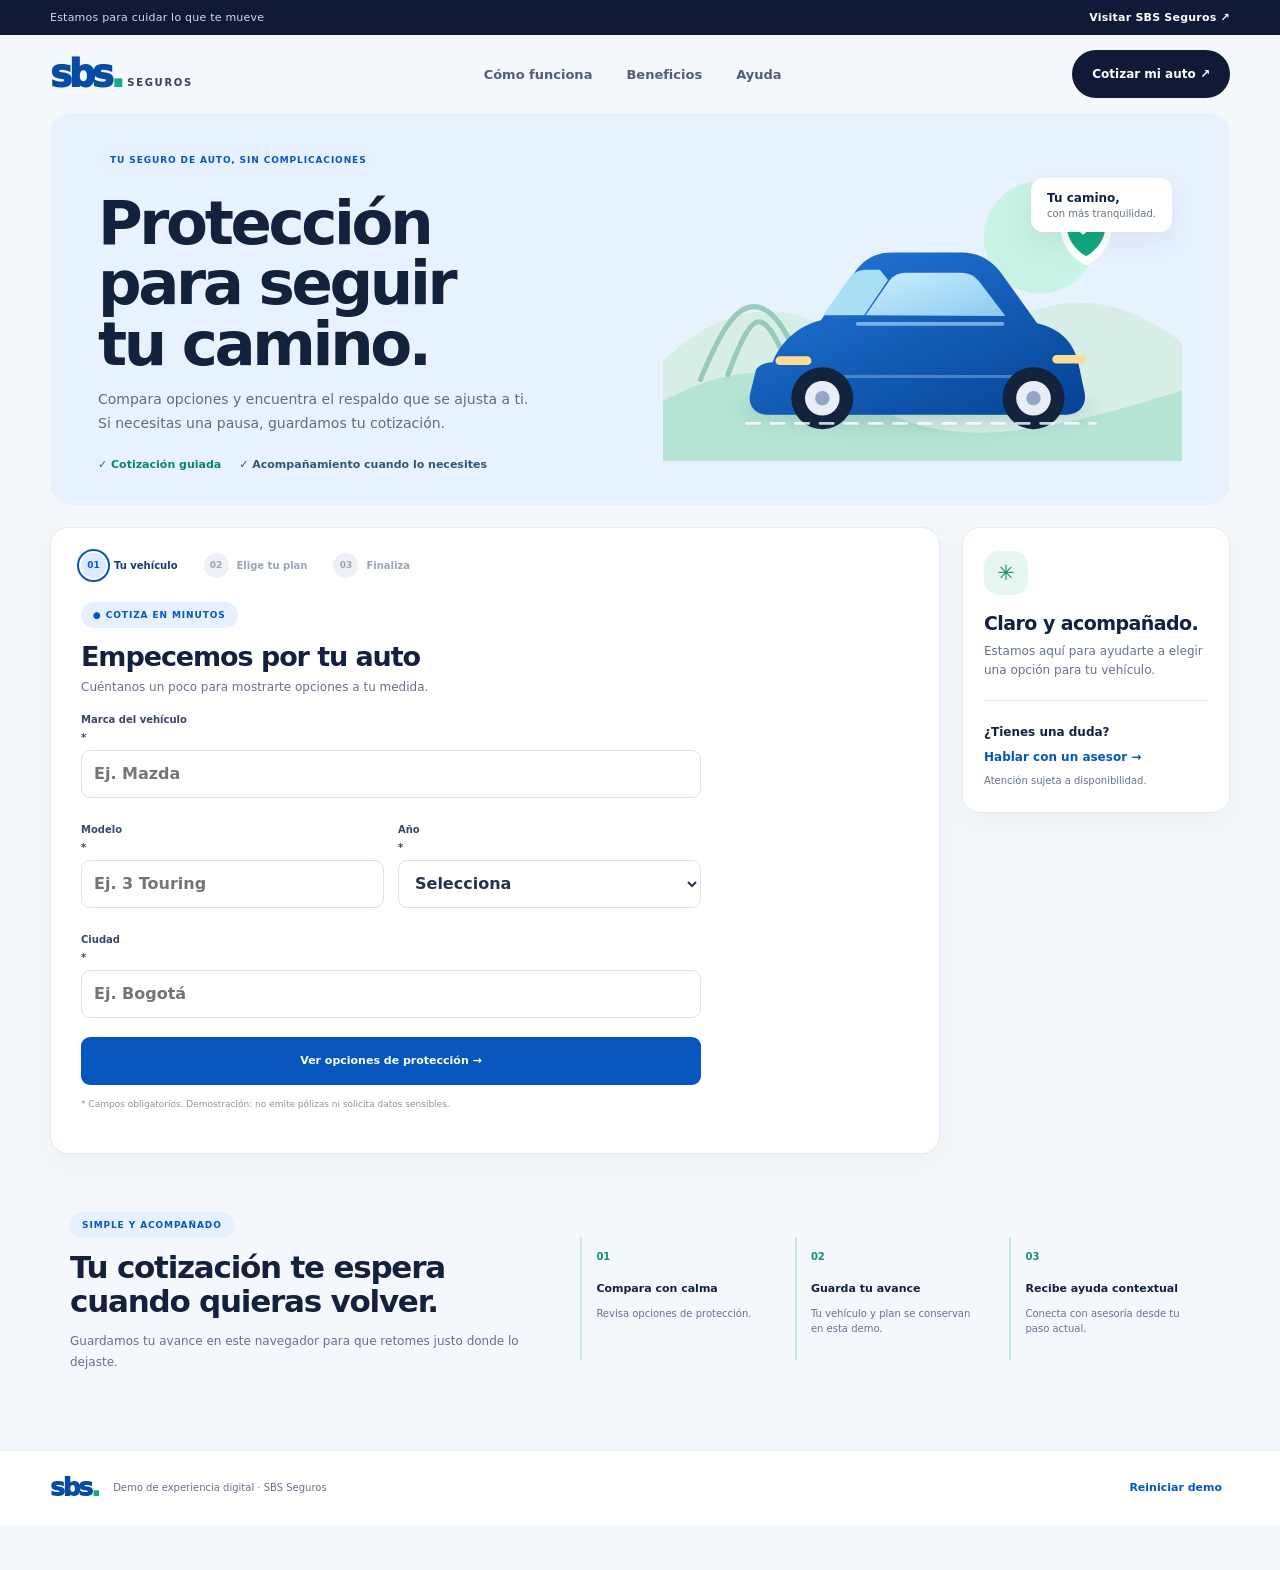
<file: index.html>
<!doctype html>
<html lang="es-CO">
<head>
  <meta charset="utf-8" />
  <meta name="viewport" content="width=device-width, initial-scale=1" />
  <meta name="theme-color" content="#0756bd" />
  <title>SBS Seguros | Cotiza tu seguro de auto</title>
  <meta name="description" content="Demo interactiva para cotizar un seguro de auto y retomar una cotización guardada con ayuda contextual." />
  <link rel="icon" href="assets/icon.svg" />
  <link rel="stylesheet" href="styles.css" />

  <!-- GENESYS_SNIPPET_START -->
  <script type="text/javascript" charset="utf-8">
    (function (g, e, n, es, ys) {
      g['_genesysJs'] = e;
      g[e] = g[e] || function () { (g[e].q = g[e].q || []).push(arguments); };
      g[e].t = 1 * new Date(); g[e].c = es;
      ys = document.createElement('script'); ys.async = 1; ys.src = n; ys.charset = 'utf-8'; document.head.appendChild(ys);
    })(window, 'Genesys', 'https://apps.usw2.pure.cloud/genesys-bootstrap/genesys.min.js', {
      environment: 'prod-usw2',
      deploymentId: '2e9f24de-f485-4627-b74e-2813a06ab595'
    });
  </script>
  <!-- GENESYS_SNIPPET_END -->
</head>
<body>
  <header id="header"></header>
  <main id="app"></main>
  <footer id="footer"></footer>
  <div id="modalRoot"></div>
  <div id="toastRoot" role="status" aria-live="polite" aria-atomic="true"></div>
  <button id="controlToggle" class="control-toggle" type="button" title="Shift + D">●</button>
  <aside id="controlPanel" class="control-panel" aria-hidden="true"></aside>
  <script src="app.js"></script>
</body>
</html>
</file>
<file: styles.css>
:root{--navy:#101a36;--ink:#14213d;--muted:#66728b;--paper:#f4f7fb;--blue:#0756bd;--blue2:#1248a3;--mint:#c7f4e5;--line:#e4eaf2;--white:#fff;--gold:#ffd376;font-family:Inter,ui-sans-serif,system-ui,-apple-system,BlinkMacSystemFont,"Segoe UI",sans-serif}*{box-sizing:border-box;min-width:0}html{scroll-behavior:smooth}body{margin:0;color:var(--ink);background:var(--paper);overflow-x:hidden}button,input,select{font:inherit}button{cursor:pointer}a{color:inherit;text-decoration:none}.container{width:min(1180px,calc(100% - 48px));margin:0 auto}.topline{background:var(--navy);color:#d2d8e7;font-size:11px;letter-spacing:.02em}.top-inner{height:35px;display:flex;justify-content:space-between;align-items:center}.top-inner a{color:#fff;font-weight:700}.nav{height:78px;display:flex;align-items:center;justify-content:space-between}.brand{display:flex;align-items:center;gap:6px}.brand-mark{font-weight:950;font-size:37px;letter-spacing:-.09em;color:#074ca4}.brand-mark span{color:#19a985}.brand-caption{font-size:10px;letter-spacing:.17em;font-weight:900;color:#35415e;padding-top:16px}.nav nav{display:flex;gap:34px;color:#515e77;font-weight:650;font-size:13px}.nav nav a:hover,.top-inner a:hover{color:#23a982}.nav-quote{border:0;border-radius:999px;padding:13px 20px;background:var(--navy);color:white;font-size:12px;font-weight:800}.nav-quote:hover,.primary-btn:hover{background:var(--blue2);transform:translateY(-1px)}#app{padding:0 0 45px}.hero{display:grid;grid-template-columns:1fr .92fr;align-items:center;min-height:360px;border-radius:22px;padding:34px 48px;background:#e8f2ff;overflow:hidden}.hero-copy{position:relative;z-index:1;max-width:530px}.eyebrow{display:inline-flex;align-items:center;gap:8px;color:var(--blue);background:#e7f0ff;border-radius:30px;padding:8px 12px;text-transform:uppercase;font-weight:850;font-size:9px;letter-spacing:.1em}.hero h1{font-size:clamp(39px,5vw,61px);letter-spacing:-.055em;line-height:.99;margin:20px 0 14px;color:#12213c}.hero-copy>p{color:#5e6b83;font-size:14px;line-height:1.7;max-width:440px}.hero-points{display:flex;gap:18px;flex-wrap:wrap;margin-top:22px;font-size:11px;font-weight:700;color:#315575}.hero-points span:first-child{color:#078569}.hero-art{height:290px;position:relative;display:grid;place-items:center}.sun{position:absolute;width:230px;height:230px;background:#c9f1e2;border-radius:50%;right:74px;top:15px}.road{position:absolute;bottom:8px;right:-90px;width:490px;height:115px;border-radius:60% 0 0 0;background:#d0deef;transform:rotate(-4deg)}.road:after{content:"";position:absolute;bottom:25px;left:0;width:120%;border-bottom:3px dashed #fff}.car{position:relative;z-index:1;font-size:130px;filter:drop-shadow(0 16px 12px #52658733);transform:translate(14px,5px)}.art-note{position:absolute;z-index:2;right:10px;top:20px;display:grid;padding:13px 16px;border-radius:12px;background:#fff;box-shadow:0 10px 28px #283d5d17;font-size:12px}.art-note span{color:var(--muted);font-size:10px;margin-top:3px}.quote-shell{display:grid;grid-template-columns:minmax(0,1fr) 268px;gap:22px;margin-top:22px;align-items:start}.quote-main,.side-note{background:#fff;border:1px solid var(--line);border-radius:18px;box-shadow:0 8px 28px #182e4d08}.quote-main{padding:25px 30px;min-height:350px}.side-note{padding:23px 21px;position:sticky;top:20px}.side-note h3{font-size:19px;margin:17px 0 8px;letter-spacing:-.03em}.side-note>p{font-size:12px;line-height:1.6;color:var(--muted);margin:0}.shield{display:grid;place-items:center;width:44px;height:44px;border-radius:15px;background:#e6f7f0;color:#14866d;font-size:21px}.side-rule{height:1px;background:var(--line);margin:20px 0}.side-note>b{font-size:12px}.help-link{display:block;margin-top:10px;background:none;border:0;color:var(--blue);font-weight:800;font-size:12px;padding:0}.side-small{font-size:10px!important;margin-top:9px!important}.cart-mini{margin-top:20px;background:#f2f7fd;border-radius:12px;padding:12px;display:grid;gap:7px;font-size:10px}.cart-mini span{color:var(--muted)}.cart-mini b{font-size:13px}.cart-mini button{border:0;background:transparent;color:var(--blue);font-weight:800;text-align:left;padding:0}.stepper{display:flex;align-items:center;gap:13px;margin-bottom:24px;max-width:580px}.step{display:flex;align-items:center;gap:8px;color:#9aa5b7;font-size:10px;white-space:nowrap}.step>span{display:grid;place-items:center;width:25px;height:25px;border-radius:50%;background:#edf0f5;font-size:9px;font-weight:800}.step.active{color:#183b70}.step.active>span{background:#dceaff;color:var(--blue)}.step i{height:1px;background:#e6eaf0;flex:1}.quote-form{max-width:620px}.quote-form h2,.results-head h2,.checkout-panel h2{font-size:27px;letter-spacing:-.04em;margin:13px 0 6px}.quote-form>p,.results-head p,.checkout-panel p{color:var(--muted);font-size:12px;line-height:1.6;margin:0 0 17px}.quote-form label{display:grid;gap:7px;margin:13px 0;color:#384763;font-size:10px;font-weight:800}.field-row{display:grid;grid-template-columns:1fr 1fr;gap:14px}.quote-form input,.quote-form select{width:100%;height:43px;border:1px solid #dce3ed;border-radius:9px;padding:0 12px;background:#fff;color:#26334d;outline:none;font-size:12px}.quote-form input:focus,.quote-form select:focus{border-color:#4885d1;box-shadow:0 0 0 3px #0756bd18}.primary-btn,.outline-btn{min-height:45px;border-radius:9px;padding:0 17px;font-size:11px;font-weight:850;transition:.15s}.primary-btn{border:0;background:var(--blue);color:#fff}.outline-btn{border:1px solid #d8e1ed;background:white;color:#214c7c}.wide{width:100%}.quote-form .primary-btn{margin-top:6px}.fine-print{font-size:9px!important;color:#8994a7!important;margin-top:12px!important}.results-head{display:flex;justify-content:space-between;align-items:center;gap:15px}.results-head h2{margin-top:9px}.text-button{background:transparent;border:0;padding:8px;color:var(--blue);font-weight:800;font-size:11px;white-space:nowrap}.vehicle-chip{display:flex;align-items:center;justify-content:space-between;gap:12px;padding:11px 14px;margin:15px 0;border:1px solid #e5ebf4;border-radius:10px;background:#f8fafe;font-size:11px}.vehicle-chip span{color:var(--muted)}.plan-grid{display:grid;grid-template-columns:repeat(3,minmax(0,1fr));gap:12px;margin:16px 0}.plan-card{padding:16px;border:1px solid #e1e7f0;border-radius:14px;position:relative}.plan-card.selected{border:1.5px solid var(--blue);box-shadow:0 0 0 3px #0756bd12}.plan-card h3{font-size:20px;margin:10px 0 5px}.plan-card>p{color:var(--muted);font-size:10px;line-height:1.5;min-height:30px}.plan-card ul{padding:0;list-style:none;display:grid;gap:7px;min-height:49px}.plan-card li{font-size:10px;color:#485671}.plan-card li:first-letter{color:#09896d}.plan-price{font-size:18px;font-weight:900;margin:14px 0 12px}.plan-price small{font-size:9px;color:var(--muted);font-weight:500}.plan-card .eyebrow{font-size:8px;padding:6px 8px}.quote-main>.primary-btn{float:right}.checkout-panel{display:grid;grid-template-columns:1.4fr .8fr;gap:24px}.checkout-panel h2{margin-top:13px}.checkout-panel>.summary{background:#f7f9fc;border-radius:13px;padding:18px;height:max-content;display:grid;gap:10px;font-size:11px}.summary>span{color:var(--muted);font-size:9px;letter-spacing:.1em}.summary h3{margin:5px 0 0}.summary p{margin:0!important}.summary hr{border:0;border-top:1px solid #e1e7ef;width:100%}.summary>b{font-size:18px}.consent{display:flex;align-items:flex-start;gap:8px;color:#58647b;font-size:10px;margin:22px 0}.below{padding:58px 20px 65px;display:grid;grid-template-columns:.85fr 1.15fr;gap:45px;align-items:center}.below h2{font-size:31px;letter-spacing:-.04em;line-height:1.08;margin:13px 0}.below>div:first-child>p{font-size:12px;line-height:1.7;color:var(--muted)}.below-features{display:grid;grid-template-columns:repeat(3,1fr);gap:14px}.below-features article{padding:14px;border-left:2px solid #c8e8dc}.below-features article>span{display:block;color:#149075;font-size:10px;font-weight:900;margin-bottom:15px}.below-features b{font-size:11px}.below-features p{font-size:10px;line-height:1.5;color:var(--muted)}.footer{background:#fff;border-top:1px solid var(--line)}.footer>.container{min-height:75px;display:flex;align-items:center;gap:15px}.footer .brand-mark{font-size:25px}.footer>.container>span:nth-child(2){font-size:10px;color:var(--muted);flex:1}.modal-root{display:none}.modal-root.open{display:block;position:fixed;inset:0;z-index:100}.modal-backdrop{position:absolute;inset:0;background:#111c36a8;display:grid;place-items:center;padding:20px;backdrop-filter:blur(4px)}.rescue-modal{position:relative;width:min(455px,100%);border-radius:21px;background:#fff;padding:27px 31px 24px;box-shadow:0 24px 80px #0e1b3470;animation:pop .2s ease-out}.modal-x{position:absolute;right:15px;top:13px;width:31px;height:31px;border:0;border-radius:50%;background:#f1f4f8;color:#526078;font-size:21px}.rescue-art{height:105px;margin:-2px -4px 12px;border-radius:14px;background:#eaf3ff;position:relative;display:grid;place-items:center;overflow:hidden}.rescue-art span{font-size:58px;z-index:1}.rescue-art:after{content:"";position:absolute;bottom:5px;left:0;right:0;height:28px;background:#d2e1f1;border-radius:50% 50% 0 0}.rescue-art i{position:absolute;right:85px;top:14px;color:#14a17c;font-size:25px}.rescue-modal h2{font-size:27px;letter-spacing:-.04em;margin:12px 0 8px}.rescue-modal>p{color:#65718a;font-size:12px;line-height:1.65}.rescue-summary{display:flex;justify-content:space-between;align-items:center;background:#f5f8fc;padding:13px 14px;border-radius:10px;margin:18px 0;font-size:11px}.rescue-summary b{font-size:15px}.rescue-summary small{font-size:9px;color:var(--muted);font-weight:500}.rescue-actions{display:grid;gap:9px}.modal-note{display:block;text-align:center;color:#8994a7;font-size:9px;margin-top:14px}.toast{position:fixed;right:22px;bottom:20px;z-index:120;width:min(350px,calc(100vw - 40px));padding:15px 17px;border-radius:12px;background:var(--navy);color:#fff;box-shadow:0 15px 35px #07142c3b;display:grid;gap:4px;font-size:12px;animation:pop .2s}.toast span{color:#c4cde0;font-size:10px}.control-toggle,.control-panel{display:none}@keyframes pop{from{opacity:0;transform:translateY(8px) scale(.98)}to{opacity:1;transform:translateY(0) scale(1)}}@media(max-width:900px){.hero{padding:30px;grid-template-columns:1fr .75fr}.hero-art{transform:scale(.85)}.quote-shell{grid-template-columns:minmax(0,1fr) 230px;gap:14px}.quote-main{padding:22px}.plan-grid{gap:8px}.plan-card{padding:12px}.below{grid-template-columns:1fr;gap:18px}}@media(max-width:680px){.container{width:calc(100% - 28px)}.top-inner{height:32px;font-size:9px}.nav{height:63px}.brand-mark{font-size:31px}.nav nav{display:none}.nav-quote{padding:11px 14px;font-size:10px}.hero{display:block;padding:25px 22px 0;min-height:0}.hero h1{font-size:39px}.hero-copy>p{font-size:12px}.hero-art{height:170px;transform:none}.sun{width:145px;height:145px;right:60px;top:5px}.car{font-size:83px}.road{width:310px;height:70px;right:-70px}.art-note{right:0;top:2px;padding:9px;font-size:10px}.hero-points{font-size:9px;gap:8px}.quote-shell{grid-template-columns:1fr;margin-top:14px}.quote-main{padding:19px 16px}.side-note{position:static;padding:17px}.stepper{gap:7px}.step{gap:5px;font-size:8px}.step>span{width:22px;height:22px}.quote-form h2,.results-head h2,.checkout-panel h2{font-size:23px}.field-row{gap:8px}.plan-grid{grid-template-columns:1fr}.plan-card{padding:15px}.plan-card>p,.plan-card ul{min-height:0}.results-head{align-items:flex-start}.results-head .text-button{font-size:9px}.checkout-panel{grid-template-columns:1fr}.quote-main>.primary-btn{float:none;width:100%}.below{padding:40px 5px}.below h2{font-size:26px}.below-features{grid-template-columns:1fr;gap:0}.below-features article{padding:11px}.below-features article>span{margin-bottom:5px}.footer>.container{min-height:65px;gap:9px}.footer>.container>span:nth-child(2){font-size:8px}.footer .text-button{font-size:9px}.rescue-modal{padding:21px 20px}.rescue-modal h2{font-size:24px}.rescue-art{height:85px}.rescue-art span{font-size:48px}}
/* Modern Web Guidance refinements: legible controls, visible focus and native dialog. */
:where(a:any-link,button,input,select):focus-visible{outline:3px solid #d58b10;outline-offset:3px}
.hero h1,.quote-form h2,.results-head h2,.checkout-panel h2,.below h2,.rescue-dialog h2{text-wrap:balance}
.hero-art{height:auto;min-height:250px;aspect-ratio:1.72}
.hero-car-art{display:block;width:100%;height:auto;max-height:320px;object-fit:contain}
.quote-form input,.quote-form select{height:auto;min-height:48px;font-size:max(1rem,1em)}
.primary-btn,.outline-btn,.nav-quote{min-height:48px}
.step[aria-current="step"]>span{outline:2px solid #0756bd;outline-offset:2px}
#modalRoot dialog.rescue-dialog{width:min(455px,calc(100vw - 32px));max-width:calc(100vw - 32px);max-height:calc(100dvh - 32px);margin:auto;padding:27px 31px 24px;border:0;border-radius:21px;color:var(--ink);background:#fff;box-shadow:0 24px 80px #0e1b3470;overflow:auto}
#modalRoot dialog.rescue-dialog::backdrop{background:#111c36a8;backdrop-filter:blur(4px);overflow:hidden;overscroll-behavior:contain}
#modalRoot dialog.rescue-dialog:modal{overscroll-behavior:contain}
.rescue-dialog .modal-x{position:absolute;right:15px;top:13px}
.rescue-dialog .rescue-art{height:120px;margin:-2px -4px 14px;border-radius:14px;background:#eaf3ff;overflow:hidden}
.rescue-dialog .rescue-art img{width:100%;height:100%;object-fit:cover}
.rescue-dialog .rescue-art:after{content:none}
.rescue-dialog h2{font-size:27px;letter-spacing:-.04em;margin:12px 0 8px}
@media(max-width:680px){.hero-art{min-height:0;aspect-ratio:2.2}.quote-form input,.quote-form select{min-height:52px}.rescue-dialog{padding:21px 20px!important}.rescue-dialog .rescue-art{height:90px}}
@media(prefers-reduced-motion:reduce){html{scroll-behavior:auto}*,*::before,*::after{animation-duration:.01ms!important;transition-duration:.01ms!important;scroll-behavior:auto!important}}
@media(forced-colors:active){:where(a:any-link,button,input,select):focus-visible{outline:3px solid CanvasText}}
</file>
